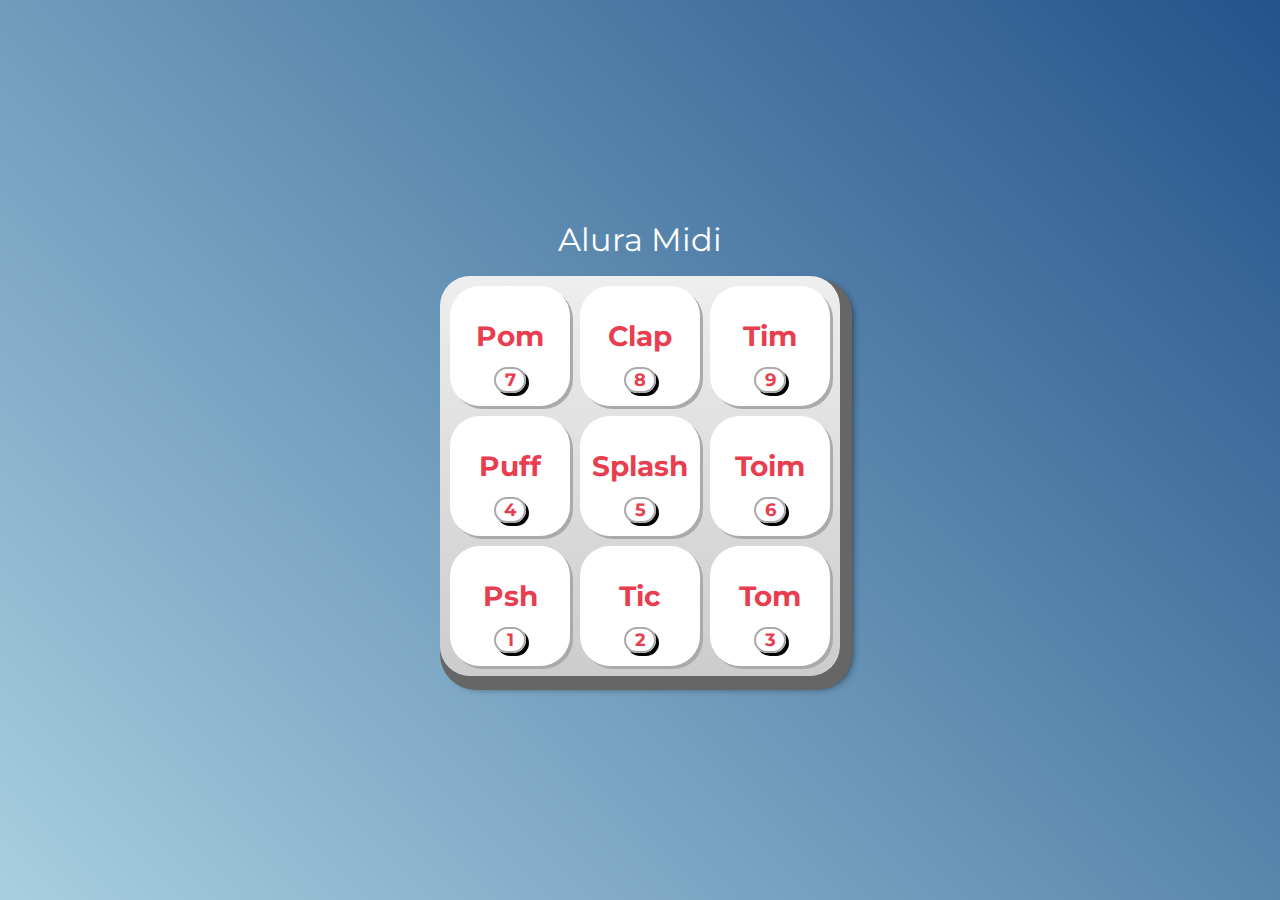
<file: aluramidi-curso-arquivos-iniciais/index.html>
<!DOCTYPE html>
<html lang="pt-BR">
<head>
    <meta charset="UTF-8">
    <meta http-equiv="X-UA-Compatible" content="IE=edge">
    <meta name="viewport" content="width=device-width, initial-scale=1.0">

    <title>Alura MIDI</title>

    <link rel="preconnect" href="https://fonts.googleapis.com">
    <link rel="preconnect" href="https://fonts.gstatic.com" crossorigin>
    <link href="https://fonts.googleapis.com/css2?family=Montserrat:wght@500;600&display=swap" rel="stylesheet">

    <link rel="icon" type="image/png" href="images/bateria.png">
    <link rel="stylesheet" href="css/reset.css">
    <link rel="stylesheet" href="css/estilos.css">

</head>
<body>

    <h1>Alura Midi</h1>

    <section class="teclado">
        <button class="tecla tecla_pom" >Pom <span>7</span></button>
        <button class="tecla tecla_clap">Clap <span>8</span></button>
        <button class="tecla tecla_tim">Tim <span>9</span></button>

        <button class="tecla tecla_puff">Puff <span>4</span></button>
        <button class="tecla tecla_splash">Splash <span>5</span></button>
        <button class="tecla tecla_toim">Toim <span>6</span></button>

        <button class="tecla tecla_psh">Psh <span>1</span></button>
        <button class="tecla tecla_tic">Tic <span>2</span></button>
        <button class="tecla tecla_tom">Tom <span>3</span></button>
    </section>

    <audio src="sounds/keyq.wav" id="som_tecla_pom"></audio>
    <audio src="sounds/keyw.wav" id="som_tecla_clap"></audio>
    <audio src="sounds/keye.wav" id="som_tecla_tim"></audio>
    <audio src="sounds/keya.wav" id="som_tecla_puff"></audio>
    <audio src="sounds/keys.wav" id="som_tecla_splash"></audio>
    <audio src="sounds/keyd.wav" id="som_tecla_toim"></audio>
    <audio src="sounds/keyz.wav" id="som_tecla_psh"></audio>
    <audio src="sounds/keyx.wav" id="som_tecla_tic"></audio>
    <audio src="sounds/keyc.wav" id="som_tecla_tom"></audio>

    <script src="javaScript/index.js"></script>
</body>
</html>
</file>
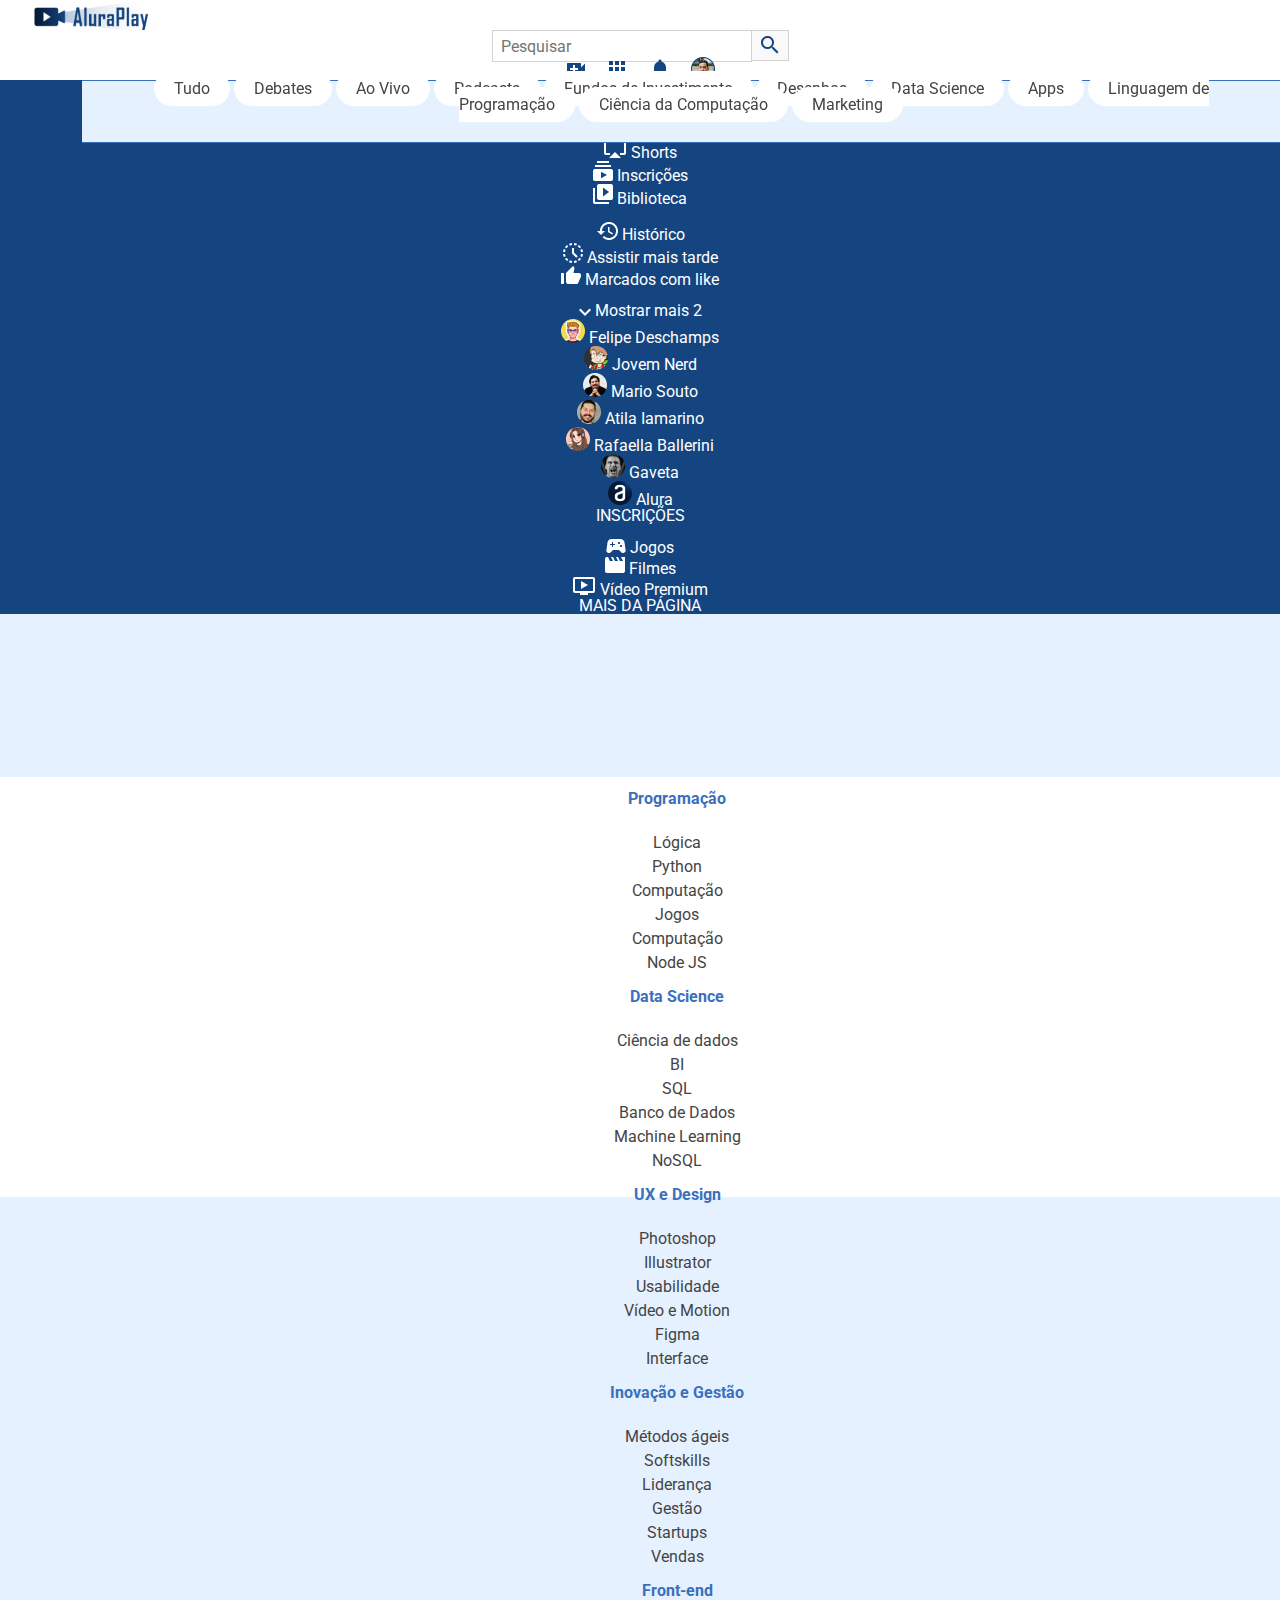
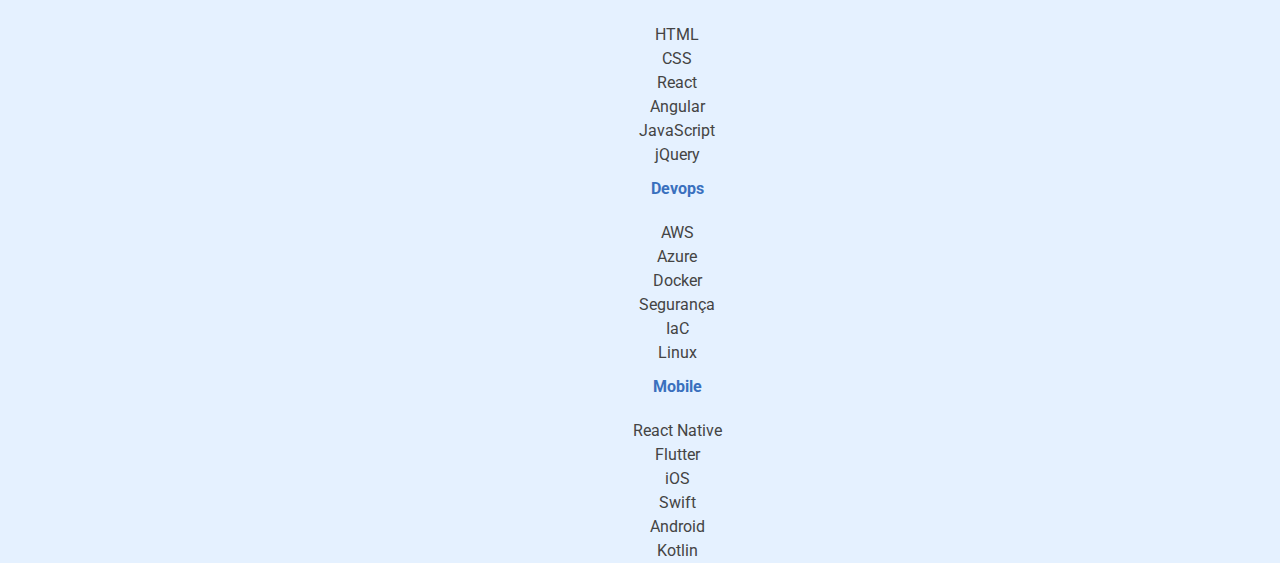
<file: aluraplay-projeto-base/index.html>
<!DOCTYPE html>
<html lang="pt-br">

<head>
    <meta charset="UTF-8">
    <meta http-equiv="X-UA-Compatible" content="IE=edge">
    <meta name="viewport" content="width=device-width, initial-scale=1.0">
    <link href="https://fonts.googleapis.com/css2?family=Roboto:wght@400;700&display=swap" rel="stylesheet">
    <link rel="stylesheet" href="./css/reset.css">
    <link rel="stylesheet" href="./css/estilos.css">
    <link rel="stylesheet" href="./css/flexbox.css">
    <title>AluraPlay</title>
    <link rel="shortcut icon" href="./img/favicon.ico" type="image/x-icon">
</head>

<body>

    <!-- Cabecalho -->
    <header>

        <nav class="cabecalho__container">

            <h1 class="logo__item" href="#"></h1>

            <div class="cabecalho__pesquisar__item">
                <form action="">
                    <input type="search" placeholder="Pesquisar" id="pesquisar" class="pesquisar__input">
                    <label for="pesquisar" class="pesquisar__label"></label>
                </form>
                <a href="#" class="cabecalho__audio"></a>
            </div>

            <div class="cabecalho__icones__item">
                <a href="#" class="cabecalho__videos"></a>
                <a href="#" class="cabecalho__apps"></a>
                <a href="#" class="cabecalho__notificacoes"></a>
                <a href="#" class="cabecalho__avatar"></a>
            </div>

        </nav>

    </header>

    <!-- Menu lateral -->

    <aside class="menu__container">
        <ul class="menu__lista">
            <li>
                <a class="menu__itens" href="#">
                    <i class="icone__inicio icone-item"></i>
                    <span>Início</span></a>
            </li>

            <li>
                <a class="menu__itens" href="#">
                    <i class="icone__explorar icone-item"></i>
                    <span>Explorar</span></a>
            </li>

            <li>
                <a class="menu__itens" href="#">
                    <i class="icone__shorts icone-item"></i>
                    <span>Shorts</span></a>
            </li>

            <li>
                <a class="menu__itens" href="#">
                    <i class="icone__inscricoes icone-item"></i>
                    <span>Inscrições</span></a>
            </li>

            <li>
                <a class="menu__itens" href="#">
                    <i class="icone__biblioteca icone-item"></i>
                    <span>Biblioteca</span></a>
            </li>
        </ul>

        <ul class="menu__lista">
            <li>
                <a class="menu__itens" href="#">
                    <i class="icone__historico icone-item"></i>
                    <span>Histórico</span></a>
            </li>

            <li>
                <a class="menu__itens" href="#">
                    <i class="icone__relogio icone-item"></i>
                    <span>Assistir mais tarde</span></a>
            </li>

            <li>
                <a class="menu__itens" href="#">
                    <i class="icone__like icone-item"></i>
                    <span>Marcados com like</span></a>
            </li>
        </ul>

        <ul class="menu__lista">
            <li>
                <a class="menu__itens" href="#">
                    <i class="icone__mostrar icone-item"></i>
                    <span>Mostrar mais 2</span></a>
            </li>

            <li>
                <a class="menu__itens" href="#">
                    <i class="icone__deschamps icone-item"></i>
                    <span>Felipe Deschamps</span></a>
            </li>

            <li>
                <a class="menu__itens" href="#">
                    <i class="icone__nerd icone-item"></i>
                    <span>Jovem Nerd</span></a>
            </li>

            <li>
                <a class="menu__itens" href="#">
                    <i class="icone__souto icone-item"></i>
                    <span>Mario Souto</span></a>
            </li>

            <li>
                <a class="menu__itens" href="#">
                    <i class="icone__iamarino icone-item"></i>
                    <span>Atila Iamarino</span></a>
            </li>

            <li>
                <a class="menu__itens" href="#">
                    <i class="icone__ballerini icone-item"></i>
                    <span>Rafaella Ballerini</span></a>
            </li>

            <li>
                <a class="menu__itens" href="#">
                    <i class="icone__gaveta icone-item"></i>
                    <span>Gaveta</span></a>
            </li>

            <li>
                <a class="menu__itens" href="#">
                    <i class="icone__alura icone-item"></i>
                    <span>Alura</span></a>
            </li>

            <li>
                <a class="menu__itens inscricoes" href="#">INSCRIÇÕES</a>
            </li>
        </ul>

        <ul class="menu__lista">
            <li class="jogos">
                <a class="menu__itens" href="#">
                    <i class="icone__jogos icone-item"></i>
                    <span>Jogos</span></a>
            </li>

            <li class="filmes">
                <a class="menu__itens" href="#">
                    <i class="icone__filmes icone-item"></i>
                    <span>Filmes</span></a>
            </li>
            <li class="premium">
                <a class="menu__itens" href="#">
                    <i class="icone__videos icone-item"></i>
                    <span>Vídeo Premium</span></a>
            </li>

            <li class="menu__itens maispagina">
                <a href="#">MAIS DA PÁGINA</a>
            </li>
        </ul>
    </aside>

    <!-- Seção superior -->

    <section class="superior__secao__container">
        <a class="superior__item" href="#">Tudo</a>
        <a class="superior__item" href="#">Debates</a>
        <a class="superior__item" href="#">Ao Vivo</a>
        <a class="superior__item" href="#">Podcasts</a>
        <a class="superior__item" href="#">Fundos de Investimento</a>
        <a class="superior__item" href="#">Desenhos</a>
        <a class="superior__item" href="#">Data Science</a>
        <a class="superior__item" href="#">Apps</a>
        <a class="superior__item" href="#">Linguagem de Programação</a>
        <a class="superior__item" href="#">Ciência da Computação</a>
        <a class="superior__item" href="#">Marketing</a>
    </section>

    <!-- Vídeos -->

    <ul class="videos__container">
    </ul>

    <!-- <Seção rodapé> -->
    <footer class="rodape__container">
        <section>
            <h2 class="rodape__titulo">Programação</h2>
            <p class="rodape__texto">Lógica</p>
            <p>Python</p>
            <p>Computação</p>
            <p>Jogos</p>
            <p>Computação</p>
            <p>Node JS</p>
        </section>

        <section>
            <h2 class="rodape__titulo">Data Science</h2>
            <p class="rodape__texto">Ciência de dados</p>
            <p>BI</p>
            <p>SQL</p>
            <p>Banco de Dados</p>
            <p>Machine Learning</p>
            <p>NoSQL</p>
        </section>

        <section>
            <h2 class="rodape__titulo">UX e Design</h2>
            <p class="rodape__texto">Photoshop</p>
            <p>Illustrator</p>
            <p>Usabilidade</p>
            <p>Vídeo e Motion</p>
            <p>Figma</p>
            <p>Interface</p>
        </section>

        <section>
            <h2 class="rodape__titulo">Inovação e Gestão</h2>
            <p class="rodape__texto">Métodos ágeis</p>
            <p>Softskills</p>
            <p>Liderança</p>
            <p>Gestão</p>
            <p>Startups</p>
            <p>Vendas</p>
        </section>

        <section>
            <h2 class="rodape__titulo">Front-end</h2>
            <p class="rodape__texto">HTML</p>
            <p>CSS</p>
            <p>React</p>
            <p>Angular</p>
            <p>JavaScript</p>
            <p>jQuery</p>
        </section>

        <section>
            <h2 class="rodape__titulo">Devops</h2>
            <p class="rodape__texto">AWS</p>
            <p>Azure</p>
            <p>Docker</p>
            <p>Segurança</p>
            <p>IaC</p>
            <p>Linux</p>
        </section>

        <section>
            <h2 class="rodape__titulo">Mobile</h2>
            <p class="rodape__texto">React Native</p>
            <p>Flutter</p>
            <p>iOS</p>
            <p>Swift</p>
            <p>Android</p>
            <p>Kotlin</p>
        </section>
    </footer>

</body>

</html>
</file>
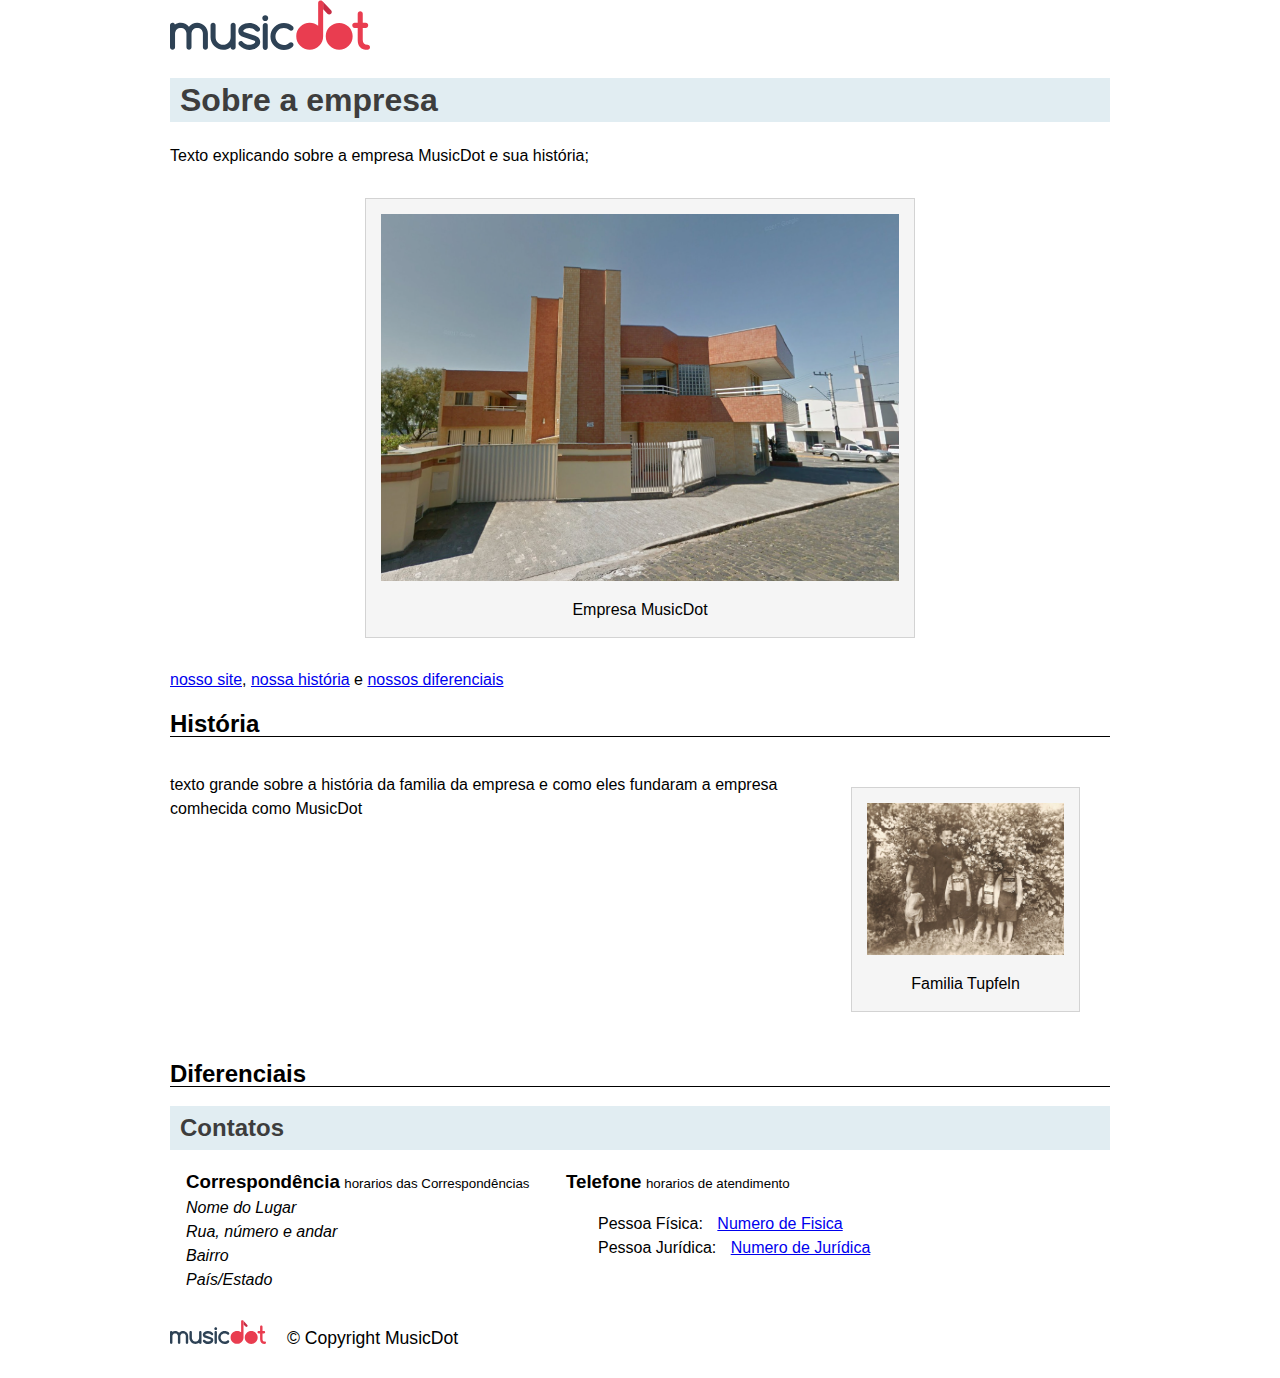
<file: MusicDot - Próprio/index.html>
<!DOCTYPE html>
<html lang="pt-BR">
<head>
    <meta charset="UTF-8">
    <meta name="viewport" content="width=device-width">
    <title>MusicDot - Próprio</title>
    <link rel="shortcut icon" href="conteúdo/favicon.ico" type="image/x-icon">
    <link rel="stylesheet" href="css/index.css">
</head>
<body>
    <header class="cabecalho">
        <img class="Logo__musicDot" src="conteúdo/logo.svg" alt="Logo da MusicDot">
    </header>
    <main class="conteudo__principal">
        <section class="conteudo__Sobre">
            <h1 class="titulo">Sobre a empresa</h1>
            <p class="texto__Sobre">
                Texto explicando sobre a empresa MusicDot e sua história;
            </p>
            <figure class="imagem__Sobre">
                <img class="MusicDot__empresa imagem" src="conteúdo/matriz-musicdot.png" alt="Empresa">
                <figcaption class="legenda__MusicDot--empresa">Empresa MusicDot</figcaption>
            </figure>
        </section>
        <p> <a href="index.html"> nosso site</a>, <a href="#historia"> nossa história</a> e <a href="#diferencial"> nossos diferenciais</a></p>
        <section class="conteudo__historia">
            <h2 class="subtitulo">História</h2>
            <div class="conteudo__historia--textoImagem">
                <figure class="imagem__Familia">
                    <img class="familia-tupfeln imagem" src="conteúdo/familia-tupfeln.jpg" alt="Familia Tupfeln">
                    <figcaption class="legenda__FamiliaTupfeln">Familia Tupfeln</figcaption>
                </figure>
                <p class="texto__Historia">
                    texto grande sobre a história da familia da empresa e como eles fundaram a empresa comhecida como MusicDot
                </p>
            </div>
        </section>
        <section class="contatos">
            <h2 class="subtitulo">Diferenciais</h2>
            <h2 class="titulo">Contatos</h2>
            <div class="Conjunto__contatos Conjunto__correspondencia">
                <h3 class="miniTitulo">Correspondência</h3>
                <small>horarios das Correspondências</small>
                <address class="lista__endereco">
                    Nome do Lugar
                    <br>
                    Rua, número e andar
                    <br>
                    Bairro
                    <br>
                    País/Estado
                    <br>
                </address>
            </div>
            <div class="Conjunto__contatos Conjunto__telefone">
                <h3 class="miniTitulo">Telefone</h3>
                <small>horarios de atendimento</small>
                <dl class="conjunto__Infos">
                    <div class="conjunto__Infos--Fisica">
                        <dt class="conjunto__titulo">Pessoa Física:</dt>
                        <dd class="conjunto__informacao"><a href="#fisica">Numero de Fisica</a></dd>
                    </div>
                    <div class="conjunto__Infos--Jurídica">
                        <dt class="conjunto__titulo">Pessoa Jurídica: </dt>
                        <dd class="conjunto__informacao"><a href="#juridica">Numero de Jurídica</a></dd>
                    </div>
                </dl>
            </div>
        </section>
    </main>
    <footer class="rodape">
        <img src="conteúdo/logo.svg" alt="Logo da musicdot" class="rodape__logo">
        <p class="rodape__copyright"> &copy; Copyright MusicDot </p>
    </footer>
</body>
</html>
</file>
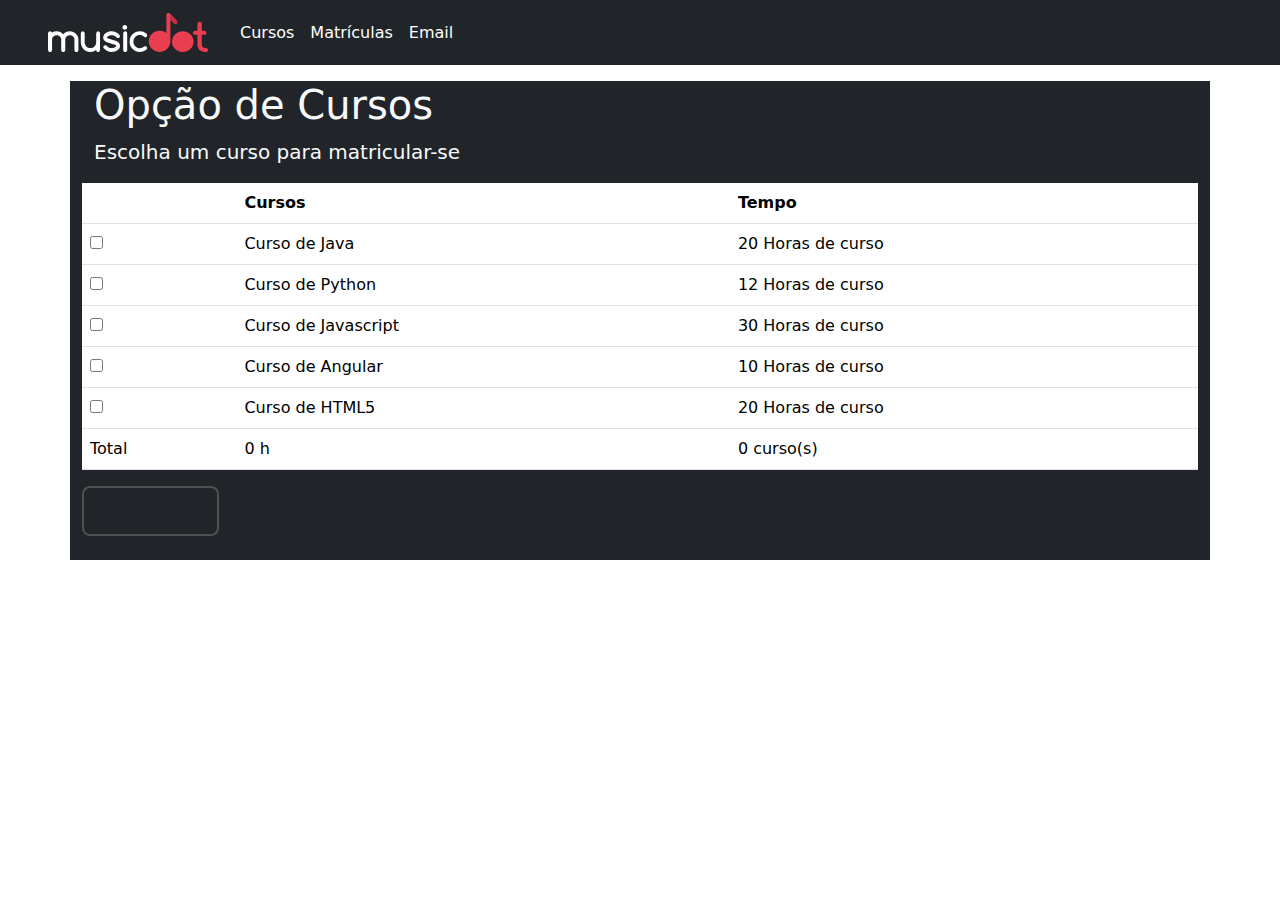
<file: MusicDot - Próprio/matricula.html>
<!DOCTYPE html>
<html lang="en">
<head>
    <meta charset="UTF-8">
    <meta name="viewport" content="width=device-width, initial-scale=1.0">
    <link rel="stylesheet" href="bootstrap-5.3.3-dist/css/bootstrap.css">
    <link rel="stylesheet" href="css/matricula.css">
    <link rel="icon" href="conteúdo/favicon.ico">
    <title>Document</title>
</head>
<body>
    <header class="header">
        <nav class="navbar navbar-expand-sm navbar-dark bg-dark">
            <a class="navbar-brand" href="index.html"><img class="header-navbar-logo" src="conteúdo/musicdot-logo-light.svg" alt=""></a>
            <button class="navbar-toggler" type="button" data-toogle="collapse" data-target="#navbarSupportedContent" aria-controls="navbarSupportedContent" aria-expanded="false" aria-label="Toggle navigation" >
                <span class="navbar-toggler-icon"></span>
            </button>
            <div class="collapse navbar-collapse" id="navbarSupportedContent">
                <ul class="navbar-nav mr-auto">
                    <li class="nav-item active">
                        Cursos
                    </li>
                    <li class="nav-item">
                        Matrículas
                    </li>
                    <li class="nav-item">
                        Email
                    </li>
                </ul>
            </div>
        </nav>
    </header>
    <main class="container mb-4 bg-dark">
        <div class="jumbotron text-light mt-3">
            <div class="container">
                <h1>Opção de Cursos</h1>
                <p class="lead">Escolha um curso para matricular-se</p>
            </div>
        </div>
        <div>
            <table class="table table-hover">
                <thead class="thead-dark">
                    <tr>
                        <th scope="col">

                        </th>
                        <th scope="col">
                            Cursos
                        </th>
                        <th scope="col">
                            Tempo
                        </th>
                    </tr>
                </thead class="thead-dark">
                <tbody>
                    <tr>
                        <td><input class="curso__botaoMatricula" type="checkbox" name="curso" value="20" onclick="adicionarMatricula(this)"></td>
                        <td>Curso de Java</td>
                        <td>20 Horas de curso</td>
                    </tr>
                    <tr>
                        <td><input class="curso__botaoMatricula" type="checkbox" name="curso" value="12" onclick="adicionarMatricula(this)"></td>
                        <td>Curso de Python</td>
                        <td>12 Horas de curso</td>
                    </tr>
                    <tr>
                        <td><input class="curso__botaoMatricula" type="checkbox" name="curso" value="30" onclick="adicionarMatricula(this)"></td>
                        <td>Curso de Javascript</td>
                        <td>30 Horas de curso</td>
                    </tr>
                    <tr>
                        <td><input class="curso__botaoMatricula" type="checkbox" name="curso" value="10" onclick="adicionarMatricula(this)"></td>
                        <td>Curso de Angular</td>
                        <td>10 Horas de curso</td>
                    </tr>
                    <tr>
                        <td><input class="curso__botaoMatricula" type="checkbox" name="curso" value="20" onclick="adicionarMatricula(this)"></td>
                        <td>Curso de HTML5</td>
                        <td>20 Horas de curso</td>
                    </tr>
                    <tr>
                        <td>Total</td>
                        <td class="js-total-de-cursos">0 h</td>
                        <td class="js-total-de-horas">0 curso(s)</td>
                    </tr>
                </tbody>
            </table>
            <button type="button" class="botao__Matricula botao btn btn-outline-dark btn-lg mb-4" onclick="confirmarMatriculas()">Matricular</button>
        </div>
    </main>
    <script src="bootstrap-5.3.3-dist/js/bootstrap.js"></script>
    <script src="js/jquery-3.7.1.js"></script>
    <script src="js/matricula.js"></script>
</body>
</html>
</file>
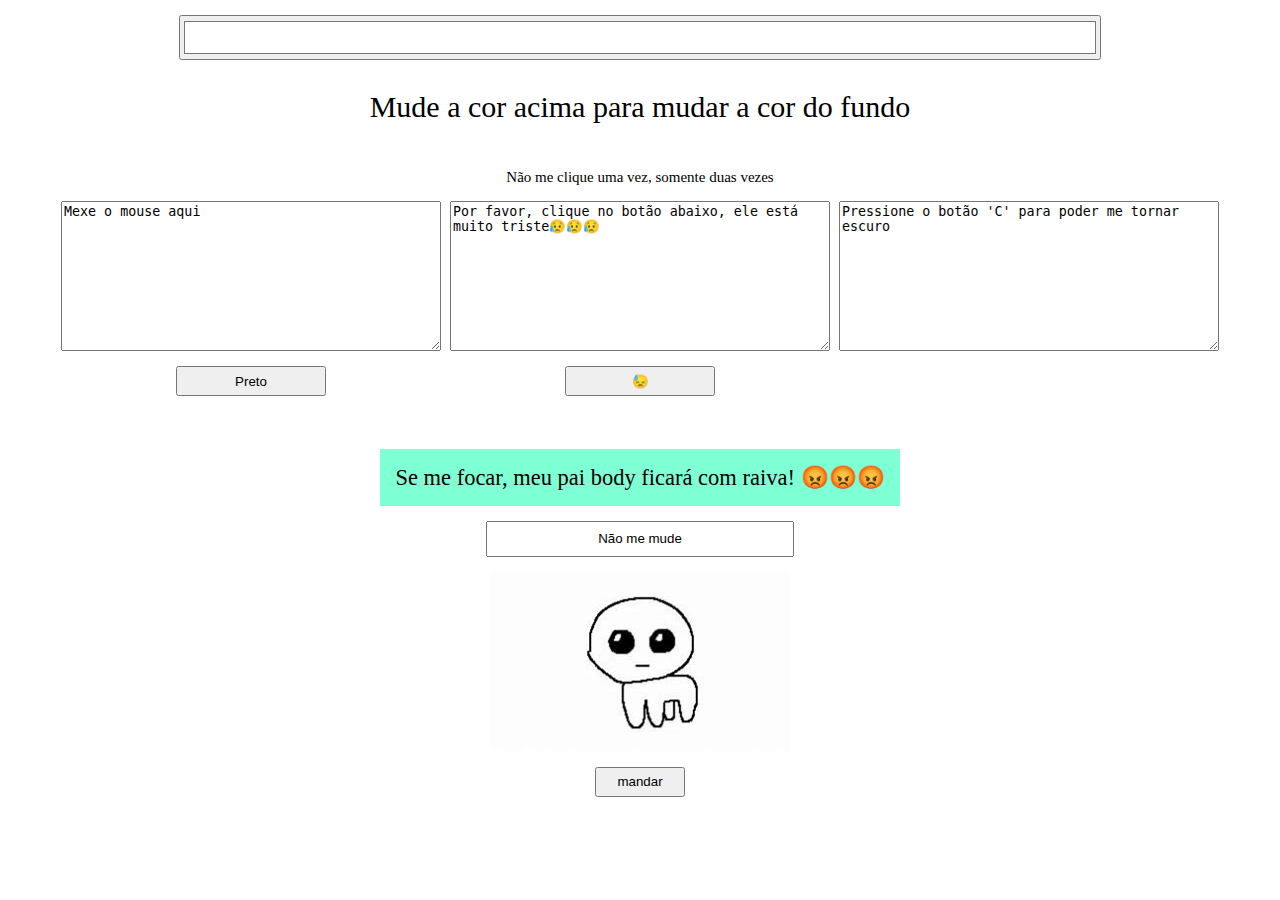
<file: MusicDot - Próprio/teste.html>
<!DOCTYPE html>
<html lang="en">
<head>
    <meta charset="UTF-8">
    <meta name="viewport" content="width=device-width, initial-scale=1.0">
    <link rel="stylesheet" href="teste.css">
    <title>Document</title>
</head>
<body>
    <div class="Conteudo">
        <input type="color" name="Cor" id="CorPrincipal" value="#ffffff" oninput="mudarCorFundo(this)">
        <p class="textoCor">Mude a cor acima para mudar a cor do fundo</p>
        <P id="Caixa_content" onclick="trocarMensagem(this, 'Parabens 😁')" ondblclick="trocarMensagem(this, 'EU DISSE SÓ UMA VEZ!🤬🤬🤬')">Não me clique uma vez, somente duas vezes</p>
        <section class="areaDosTextArea">
            <textarea class="textoArea" name="texto" id="textoMouseMexer" cols="30" rows="10" readonly onmousemove="mudarCorFundoTexto(this ,'#0000ff')" onmouseout="mudarCorFundoTexto(this ,'#000000')">Mexe o mouse aqui</textarea>
            <input id="botaoMouseMexer" type="button" value="Preto" onmousedown="mudarCorFundo2(this, '#000000')" onmouseup="mudarCorFundo2(this, '#ffffff')">
            <textarea class="textoArea" name="" id="textoTriste" cols="30" rows="10" readonly>Por favor, clique no botão abaixo, ele está muito triste😥😥😥</textarea>
            <button id="botaoTriste" onkeypress="aparecerMensagem('Obrigado por me clicar'), trocarMensagem('#textoTriste', 'Obrigado por clicar nele, parece estar muito melhor!'), trocarMensagem(this.id, '🙂')">😓</button>
            <textarea class="textoArea" name="" id="textoCorNeutra" cols="30" rows="10" readonly onkeydown="mudarCorFundoTexto(this, '#ffffff'), trocarMensagem(this.id, 'Agora, large o botão para me deixar mais claro')" onkeyup="mudarCorFundoTexto(this, '#000000'), trocarMensagem(this.id, 'Pressione o botão C para poder me tornar escuro')">Pressione o botão 'C' para poder me tornar escuro</textarea>
        </section>
        <p id="naoMeFoque" onfocus="mudarCorFundo2(this, '#ff0000')" onblur="mudarCorFundo()">Se me focar, meu pai body ficará com raiva! 😡😡😡</p>
        <input type="email" name="" id="naoMeMude" value="Não me mude" onchange="mudarCorFundo2(this, '#00ff00')">
        <img id="imagemCarregar" src="Yippie.jpg" alt="" onload="aparecerMensagem('yippie')" onunload="trocarImagem(this), aparecerMensagem('holla molla')">
        <input id="enviarFormulario" type="submit" value="mandar" onsubmit="aparecerMensagem('Formulário enviado com sucesso')">
    </div>
    <script src="teste.js"></script>
</body>
</html>
</file>
<file: aluramidi-curso-arquivos-iniciais/css/estilos.css>
:root {
  --cinza: #aaa;
  --vermelha: #e93d50;
  --vermelha-escura: #af303f;
  --branca: #fff;
  --luz: rgb(229, 255, 0);
}

body {
  align-items: center;
  background: linear-gradient(45deg, #a7cfdf 0%,#23538a 100%);
  display: flex;
  justify-content: center;
  flex-direction: column;
  font-family: 'Montserrat', sans-serif;
  min-height: 100vh;
}

h1 {
  color: var(--branca);
  margin-bottom: 20px;
  font-size: 2rem;
}

.teclado {
  background: linear-gradient(to bottom, #eeeeee 0%,#cccccc 100%);
  box-shadow: 6px 8px 0 6px #666, 10px 10px 10px #000;
  border-radius: 30px;
  display: grid;
  gap: 10px;
  grid-template-columns: repeat(3, 1fr);
  padding: 10px;
}

.tecla {
  display: flex;
  flex-direction: column;
  align-items: center;
  justify-content: space-evenly;
  overflow: visible;
  background-color: var(--branca);
  border-radius: 30px;
  box-shadow: 3px 3px 0 var(--cinza);
  color: var(--vermelha);
  cursor: pointer;
  height: 120px;
  font-size: 1.75em;
  padding-top: 1.25rem;
  font-weight: bold;
  text-align: center;
  width: 120px;
}

.tecla span {
  box-sizing: border-box;
  border: 2px solid var(--cinza);
  box-shadow: 3px 3px 0 black;
  border-radius: 15px;
  font-size: large;
  width: 2rem;
}

.tecla.ativa,
.tecla:active {
  background-color: var(--vermelha);
  border: 4px solid  var(--vermelha);
  box-shadow: 3px 3px 0 var(--vermelha-escura) inset;
  color: var(--branca);
  outline: none;
}

.tecla.ativa span
, .tecla:active span{
  border: 2px solid  var(--vermelha);
  border-radius: 15px;
  box-shadow: 3px 3px 0 rgb(158, 17, 7);
}

.tecla.focus,
.tecla:focus {
  outline: none;
  box-shadow: 1px 1px 10px var(--luz);
}

.tecla.active:focus,
.tecla:active:focus {
  box-shadow: 3px 3px 0 var(--vermelha-escura) inset, 1px 1px 10px var(--luz);
}
</file>
<file: aluraplay-projeto-base/css/estilos.css>
*,
*::before,
*::after {
    --azul-escuro: #154580;
    --azul-medio: #3970BE;
    --azul-claro: #E5F1FF;
    --cinza-texto: #444444;
    --cinza-claro: #ECECEC;
    box-sizing: border-box;
}

body {
    font-family: Roboto, Arial, Helvetica, sans-serif;
    background-color: var(--azul-claro);
    position: relative;
    width: 100%;
    height: 100vh;
    overflow: auto;
    font-size: 14px;
    color: white;
    box-sizing: border-box;
    text-align: center;
}

/* CABEÇALHO */

.cabecalho__container {
    background-color: white;
    height: 80px;
    width: 100%;
    padding: 0 25px;
}

.logo__item {
    background-image: url(../img/cabecalho/Logo.png);
    background-repeat: no-repeat;
    padding: 15px 65px;
    cursor: pointer;
}

.pesquisar__input {
    width: 260px;
    height: 32px;
    border: 1px solid rgb(211, 211, 211);
    font-size: 16px;
    padding: 3px 8px;
    border: 1px solid rgb(211, 211, 211);
}

.pesquisar__label {
    background-image: url(../img/cabecalho/search.png);
    background-repeat: no-repeat;
    background-position: center;
    border: 1px solid rgb(211, 211, 211);
    background-color: #F9F9F9;
    border-left: none;
    padding: 8px 18px 5px;
    cursor: pointer;
}

.cabecalho__audio {
    background-image: url(../img/cabecalho/mic.png);
    padding: 20px;
    display: none;
}

.cabecalho__videos {
    background-image: url(../img/cabecalho/video_call.png);
    background-repeat: no-repeat;
    background-position: center;
    padding: 20px;
}

.cabecalho__apps {
    background-image: url(../img/cabecalho/apps.png);
    background-repeat: no-repeat;
    background-position: center;
    padding: 13px 30px 13px 13px;
}

.cabecalho__notificacoes {
    background-image: url(../img/cabecalho/notifications.png);
    background-repeat: no-repeat;
    background-position: center;
    padding: 13px 30px 13px 13px;
}

.cabecalho__avatar {
    background-image: url(../img/cabecalho/Avatar.png);
    background-repeat: no-repeat;
    background-position: center;
    padding: 13px 30px 13px 13px;
}

/* MENU LATERAL */

.menu__container {
    background-color: var(--azul-escuro);
    font-size: 14px;
}

.menu__itens:hover {
    background-color: var(--azul-medio);
    transition: .5s;
}

.icone__inicio::before {
    content: url(../img/menu/home.png);
}

.icone__explorar::before {
    content: url(../img/menu/explore.png);
}

.icone__shorts::before {
    content: url(../img/menu/shorts.png);
}

.icone__inscricoes::before {
    content: url(../img/menu/subscriptions.png);
}

.icone__biblioteca::before {
    content: url(../img/menu/video_library.png);
}

.icone__historico::before {
    content: url(../img/menu/history.png);
}

.icone__relogio::before {
    content: url(../img/menu/history_toggle_off.png);
}

.icone__like::before {
    content: url(../img/menu/thumb_up_alt.png);
}

.icone__alura::before {
    content: url(../img/menu/Avatar_Alura.png);
}

.icone__gaveta::before {
    content: url(../img/menu/Avatar_Gaveta.png);
}

.icone__ballerini::before {
    content: url(../img/menu/Avatar_Rafa.png);
}

.icone__iamarino::before {
    content: url(../img/menu/Avatar_Atila.png);
}

.icone__souto::before {
    content: url(../img/menu/Avatar_Souto.png);
}

.icone__nerd::before {
    content: url(../img/menu/Avatar_Jovem_Nerd.png);
}

.icone__deschamps::before {
    content: url(../img/menu/Avatar_Deschamps.png);
}

.icone__mostrar::before {
    content: url(../img/menu/keyboard_arrow_down.png);
}

.icone__videos::before {
    content: url(../img/menu/videos.png);
}

.icone__filmes::before {
    content: url(../img/menu/filmes.png);
}

.icone__jogos::before {
    content: url(../img/menu/jogos.png);
}

/* SECAO SUPERIOR */

.superior__secao__container {
    height: 63px;
    color: white;
    font-size: 16px;
    background-color: var(--azul-claro);
    padding: 0 20px;
    position: fixed;
    top: 80px;
    right: 0;
    left: 0;
}

.superior__item {
    color: var(--cinza-texto);
    font-size: 16px;
    background-color: white;
    border-radius: 20px;
    padding: 8px 20px;
    cursor: pointer;
}

.superior__item:hover {
    color: white;
    background-color: var(--azul-escuro);
    transition: .5s;
}

/* SEÇÃO VÍDEOS */

.videos__container {
    color: black;
    padding: 153px 20px 10px 20px;
}

.videos__item:hover {
    transform: scale(1.3);
    background-color: var(--azul-claro);
    z-index: 2;
    transition: .5s;
}

.descricao-video h3 {
    font-weight: 700;
    color: #444444;
}

.descricao-video p {
    font-size: 14px;
    color: #444444;
}

/* RODAPÉ */

.rodape__container {
    width: 100%;
    height: 875px;
    color: var(--cinza-texto);
    line-height: 1.5;
    font-size: 16px;
    background-color: white;
}

.rodape__titulo {
    color: var(--azul-medio);
    font-weight: bold;
    padding: 10px 0 20px 0;
}

@media(min-width: 834px) {

    body {
        height: 100vh;
    }

    /* ESTILOS DO MENU LATERAL */

    .menu__container {
        font-size: 16px;
    }

    .menu__lista {
        padding-top: 15px;
    }

    .menu__lista li {
        width: 100%;
    }

    /* ESTILOS DA SECAO SUPERIOR */

    .superior__secao__container {
        border-top: var(--azul-medio) 1px solid;
        border-bottom: var(--azul-medio) 1px solid;
        width: auto;
        left: 82px;
    }

    /*ESTILOS SEÇÃO VÍDEOS */

    .videos__container {
        padding-left: 90px;
        padding-right: 17px;
    }

    .videos__item:hover {
        transform: scale(1.3);
    }

    /* ESTILOS RODAPÉ */

    .rodape__container {
        height: 420px;
        padding-left: 74px;
    }

}

@media(min-width: 1440px) {

    /* SEÇÃO SUPERIOR */

    .superior__secao__container {
        left: 247px;
    }

    /* ESTILOS DO MENU LATERAL */

    .menu__lista {
        border-bottom: 1.5px solid var(--azul-medio);
    }

    /* ESTILOS VIDEOS */

    .videos__container {
        padding-right: 10px;
        padding-left: 248px;
    }

    /* ESTILOS RODAPÉ */

    .rodape__container {
        padding-left: 240px;
        height: 225px;
    }

}
</file>
<file: aluraplay-projeto-base/css/flexbox.css>

</file>
<file: MusicDot - Próprio/css/index.css>
body{
    width: 80%;
    max-width: 940px;
    font-family: 'Franklin Gothic Medium', 'Arial Narrow', Arial, sans-serif;
    font-size: 16px;
    line-height: 1.5rem;
    width: 100vw;
    margin: auto;
}

.conteudo__principal{
    margin: auto;
}

.titulo{
    color: #3D3D3D;
    background-color: #E1EDF2;
    padding: 10px;
}

.subtitulo{
    border-bottom: 1px solid black;
}

.conteudo__historia--textoImagem{
    display: flex;
    flex-direction: row-reverse;
    justify-content: space-evenly;
}

figure{
    max-width: 100%;
   box-sizing: border-box;
   margin: 30px;
   padding: 15px;
   text-align: center;
   background-color: whitesmoke;
   border: 1px solid lightgrey;
}

.imagem__Sobre{
    width: 550px;
    margin-left: auto;
    margin-right: auto;
}

.imagem__Familia{
    width: 275px;
    right: auto;
}

.imagem{
    width: 100%;
}

figcaption{
    margin-top: 10px
}

.Conjunto__contatos{
    display: inline-block;
    vertical-align: top;
    margin-left: 16px;
}

.Conjunto__telefone{
    margin-left: 32px;
}

.miniTitulo{
    display: inline;
}

.conjunto__Infos{
    margin: 16px 0 24px;
    padding-left: 32px;
}


.conjunto__titulo,
.conjunto__informacao {
  display: inline;
}

.conjunto__informacao {
  margin-left: 10px;
}

.rodape{
    padding: 1.75rem 0;
    font-size: 1.1rem;
}

.rodape__logo{
    width: 6rem;
}

.rodape__copyright{
    display: inline;
    margin-left: 1rem;
}

@media (max-width: 850px){
    .Conjunto__contatos, .Conjunto__telefone{
        display: block;
        width: 100%;
        margin-left: 1rem;
    }
}

@media (max-width: 622px){
    .conteudo__historia--textoImagem{
        display: block;
    }

    .imagem__Familia{
        float: none;
        margin: 0 auto;
    }
}

@media (max-width: 446px){
    .miniTitulo{
        display: block;
    }

    .lista__endereco, .conjunto__Infos{
        border-left: 1px solid lightgray;
        padding-left: 5px;
        font-size: .92rem;
    }

    .rodape{
        font-size: .92rem;
    }
}

@media (max-width: 342px){
    .conjunto__titulo{
        display: block;
    }

    .conjunto__informacao{
        margin-left: 1rem;
    }
}
</file>
<file: MusicDot - Próprio/css/matricula.css>
.header-navbar-logo{
    width: 10rem;
    margin-left: 3rem;
}

li{
    color: white;
    margin-left: 1rem;
}

.botao{
    border: 2px solid rgb(80, 80, 80);
}

/*
    <header class="header">
        <nav class="navbar navbar-expand-sm navbar-dark bg-dark">
            <a class="navbar-brand" href="index.html"><img class="header-navbar-logo" src="conteúdo/musicdot-logo-light.svg" alt=""></a>
            <button class="navbar-brand" type="button" data-toogle="collapse" data-target="#Conteudo__navbar" aria-controls="navbarSupportedContent" aria-expanded="false" aria-label="Toggle navigation" >
                <span class="navbar-toggler-icon"></span>
            </button>
            <div class="collapse navbar-collapse" id="navbarSupportedContent">
                <ul class="navbar-nav mr-auto">
                    <li class="nav-item active">

                    </li>
                    <li class="nav-item">

                    </li>
                    <li class="nav-item">

                    </li>
                </ul>
            </div>
        </nav>
    </header>
    <main class="container mb-4">
        <div class="jumbotron bg-dark text-light mt-3">
            <div class="container">
                <h1></h1>
                <p class="lead"></p>
            </div>
        </div>
    </main>
*/
</file>
<file: MusicDot - Próprio/teste.css>
html{
    font-size: 15px;
}

body{
    display: flex;
    justify-content: center;
    width: 100%;
    margin: 0;
    transition: background-color .3s;
}

.Conteudo{
    display: flex;
    flex-direction: column;
    align-items: center;
    width: 90%;
}

#CorPrincipal{
    margin-top: 1rem;
    width: 80%;
    height: 3rem;
}

.textoCor{
    font-size: 2rem;
}

.areaDosTextArea{
    display: grid;
    width: 100%;
    grid-template-columns: repeat(3, 1fr);
    grid-template-rows: 10rem 2rem;
    grid-template-areas: "textoMouse textoTriste textoNeutro"
                         "botaoMouse botaoTriste none";
    gap: 1rem;
    justify-items: center;
    margin-bottom: 2rem;
}

.textoArea{
    width: 100%;
}

#textoMouseMexer{
    grid-area: textoMouse;
}

#botaoMouseMexer{
    width: 10rem;
    grid-area: botaoMouse;
}

#textoTriste{
    grid-area: textoTriste;
}

#botaoTriste{
    grid-area: botaoTriste;
    width: 10rem;
}

#naoMeFoque{
    background-color: aquamarine;
    padding: 1rem;
    font-size: 1.5rem;
    margin-bottom: 1rem;
}

#naoMeMude{
    width: 20rem;
    height: 2rem;
    text-align: center;
}

#imagemCarregar{
    margin: 1rem auto;
    width: 20rem;
    height: 12rem;
}

#enviarFormulario{
    margin-bottom: 1rem;
    width: 6rem;
    height: 2rem;
}

/*
    <div class="Conteudo">
        <input type="color" name="Cor" id="CorPrincipal" value="#000000" oninput="mudarCorFundo(this)">
        <P class="Caixa_content" onclick="mudarTextoClique()" ondblclick="mudarTextoDoisClique()">Lorem ipsum dolor sit amet consectetur adipisicing elit. Quis placeat harum neque excepturi veniam rerum officiis laudantium maxime aspernatur necessitatibus. Magni excepturi voluptatum iste aliquam facilis similique fugit quisquam omnis.</p>
        <div class="areaDosTextArea">
            <div class="conteudoMouseMexer">
                <textarea name="texto" id="textoMouseMexer" cols="30" rows="10" placeholder="Mexe o mouse aqui" readonly onmousemove="mudarCorFundoTexto(this.id ,'#0000ff')"></textarea>
                <input type="button" value="Preto" onmousedown="mudarCorFundo(this, '#000000')" onmouseup="mudarCorFundo(this, '#ffffff')">
            <div class="conteudoBotaoTriste">
                <textarea name="" id="textoTriste" cols="30" rows="10" readonly>Por favor, clique no botão abaixo, ele está muito triste😥😥😥</textarea>
                <button id="botaoTriste" onkeypress="aparecerMensagem('Obrigado por me clicar'), trocarMensagem('#textoTriste', 'Obrigado por clicar nele, parece estar muito melhor!'), trocarMensagem(this.id, '🙂')">😓</button>
            <textarea name="" id="textoCorNeutra" cols="30" rows="10" readonly onkeydown="mudarCorFundoTexto(this, '#ffffff'), trocarMensagem(this.id, 'Agora, large o botão para me deixar mais claro')" onkeyup="mudarCorFundoTexto(this.id, '#000000'), trocarMensagem(this.id, 'Pressione o botão C para poder me tornar escuro')">Pressione o botão 'C' para poder me tornar escuro</textarea>
        </div>
        <p id="naoMeFoque" onfocus="mudarCorFundo(this, '#ff0000')" onblur="mudarCorFundo()">Se me focar, meu pai body ficará com raiva! 😡😡😡</p>
        <input type="email" name="" id="naoMeMude" value="Não me mude" onchange="mudarCorFundo('#00ff00')">
        <img id="imagemCarregar" src="Yippie.jpg" alt="" onload="aparecerMensagem('yippie')" onunload="trocarImagem(this), aparecerMensagem('holla molla')">
        <input type="submit" value="mandar" onsubmit="aparecerMensagem('Formulário enviado com sucesso')">
    </div>
*/
</file>
